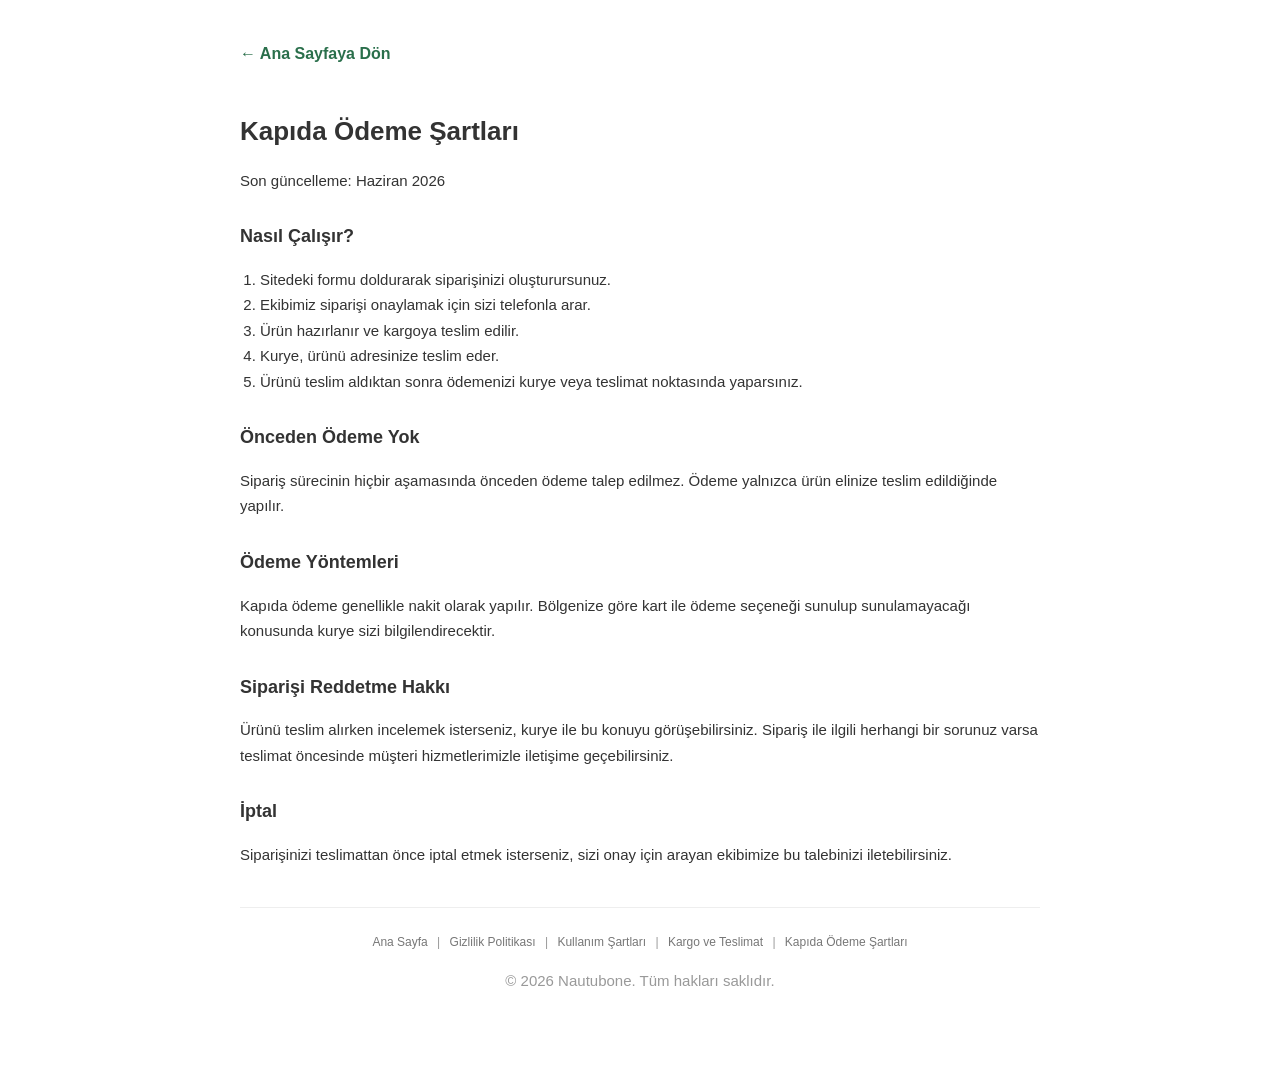
<file: cod-terms.html>
<!DOCTYPE html>
<html lang="tr-TR">
<head>
<meta charset="UTF-8">
<meta name="viewport" content="width=device-width, initial-scale=1.0">
<meta name="robots" content="noindex">
<title>Kapıda Ödeme Şartları | Nautubone</title>
<style>
  body { font-family: Arial, sans-serif; background:#fff; color:#333; line-height:1.7; margin:0; padding:0; }
  .container { max-width: 800px; margin: 0 auto; padding: 40px 20px; }
  .back-link { display:inline-block; margin-bottom: 24px; color:#2a6f4b; text-decoration:none; font-weight:bold; }
  h1 { font-size: 26px; margin-bottom: 8px; }
  h2 { font-size: 18px; margin-top: 28px; }
  p { font-size: 15px; }
  ol { font-size: 15px; padding-left: 20px; }
  footer { text-align:center; font-size:12px; color:#999; padding: 24px 0; margin-top: 40px; border-top:1px solid #eee; }
  footer a { color:#777; margin: 0 6px; text-decoration:none; }
</style>
</head>
<body>
  <div class="container">
    <a class="back-link" href="index.html">&larr; Ana Sayfaya Dön</a>
    <h1>Kapıda Ödeme Şartları</h1>
    <p>Son güncelleme: Haziran 2026</p>

    <h2>Nasıl Çalışır?</h2>
    <ol>
      <li>Sitedeki formu doldurarak siparişinizi oluşturursunuz.</li>
      <li>Ekibimiz siparişi onaylamak için sizi telefonla arar.</li>
      <li>Ürün hazırlanır ve kargoya teslim edilir.</li>
      <li>Kurye, ürünü adresinize teslim eder.</li>
      <li>Ürünü teslim aldıktan sonra ödemenizi kurye veya teslimat noktasında yaparsınız.</li>
    </ol>

    <h2>Önceden Ödeme Yok</h2>
    <p>Sipariş sürecinin hiçbir aşamasında önceden ödeme talep edilmez. Ödeme yalnızca ürün elinize teslim edildiğinde yapılır.</p>

    <h2>Ödeme Yöntemleri</h2>
    <p>Kapıda ödeme genellikle nakit olarak yapılır. Bölgenize göre kart ile ödeme seçeneği sunulup sunulamayacağı konusunda kurye sizi bilgilendirecektir.</p>

    <h2>Siparişi Reddetme Hakkı</h2>
    <p>Ürünü teslim alırken incelemek isterseniz, kurye ile bu konuyu görüşebilirsiniz. Sipariş ile ilgili herhangi bir sorunuz varsa teslimat öncesinde müşteri hizmetlerimizle iletişime geçebilirsiniz.</p>

    <h2>İptal</h2>
    <p>Siparişinizi teslimattan önce iptal etmek isterseniz, sizi onay için arayan ekibimize bu talebinizi iletebilirsiniz.</p>

    <footer>
      <div>
        <a href="index.html">Ana Sayfa</a> |
        <a href="privacy.html">Gizlilik Politikası</a> |
        <a href="terms.html">Kullanım Şartları</a> |
        <a href="shipping.html">Kargo ve Teslimat</a> |
        <a href="cod-terms.html">Kapıda Ödeme Şartları</a>
      </div>
      <p>© 2026 Nautubone. Tüm hakları saklıdır.</p>
    </footer>
  </div>
</body>
</html>
</file>
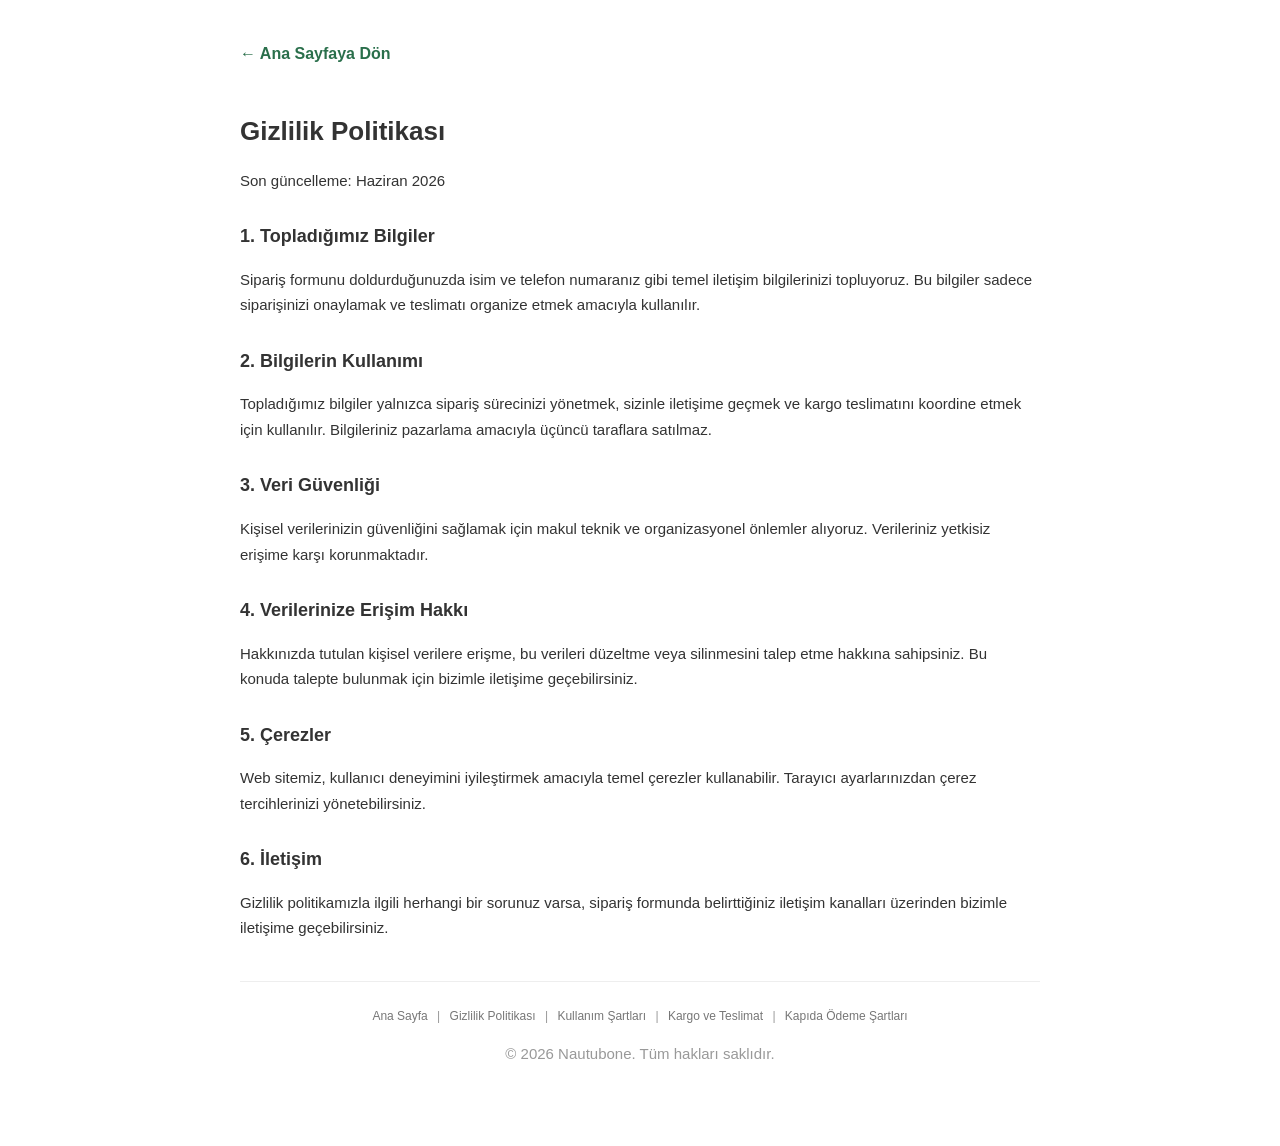
<file: privacy.html>
<!DOCTYPE html>
<html lang="tr-TR">
<head>
<meta charset="UTF-8">
<meta name="viewport" content="width=device-width, initial-scale=1.0">
<meta name="robots" content="noindex">
<title>Gizlilik Politikası | Nautubone</title>
<style>
  body { font-family: Arial, sans-serif; background:#fff; color:#333; line-height:1.7; margin:0; padding:0; }
  .container { max-width: 800px; margin: 0 auto; padding: 40px 20px; }
  .back-link { display:inline-block; margin-bottom: 24px; color:#2a6f4b; text-decoration:none; font-weight:bold; }
  h1 { font-size: 26px; margin-bottom: 8px; }
  h2 { font-size: 18px; margin-top: 28px; }
  p { font-size: 15px; }
  footer { text-align:center; font-size:12px; color:#999; padding: 24px 0; margin-top: 40px; border-top:1px solid #eee; }
  footer a { color:#777; margin: 0 6px; text-decoration:none; }
</style>
</head>
<body>
  <div class="container">
    <a class="back-link" href="index.html">&larr; Ana Sayfaya Dön</a>
    <h1>Gizlilik Politikası</h1>
    <p>Son güncelleme: Haziran 2026</p>

    <h2>1. Topladığımız Bilgiler</h2>
    <p>Sipariş formunu doldurduğunuzda isim ve telefon numaranız gibi temel iletişim bilgilerinizi topluyoruz. Bu bilgiler sadece siparişinizi onaylamak ve teslimatı organize etmek amacıyla kullanılır.</p>

    <h2>2. Bilgilerin Kullanımı</h2>
    <p>Topladığımız bilgiler yalnızca sipariş sürecinizi yönetmek, sizinle iletişime geçmek ve kargo teslimatını koordine etmek için kullanılır. Bilgileriniz pazarlama amacıyla üçüncü taraflara satılmaz.</p>

    <h2>3. Veri Güvenliği</h2>
    <p>Kişisel verilerinizin güvenliğini sağlamak için makul teknik ve organizasyonel önlemler alıyoruz. Verileriniz yetkisiz erişime karşı korunmaktadır.</p>

    <h2>4. Verilerinize Erişim Hakkı</h2>
    <p>Hakkınızda tutulan kişisel verilere erişme, bu verileri düzeltme veya silinmesini talep etme hakkına sahipsiniz. Bu konuda talepte bulunmak için bizimle iletişime geçebilirsiniz.</p>

    <h2>5. Çerezler</h2>
    <p>Web sitemiz, kullanıcı deneyimini iyileştirmek amacıyla temel çerezler kullanabilir. Tarayıcı ayarlarınızdan çerez tercihlerinizi yönetebilirsiniz.</p>

    <h2>6. İletişim</h2>
    <p>Gizlilik politikamızla ilgili herhangi bir sorunuz varsa, sipariş formunda belirttiğiniz iletişim kanalları üzerinden bizimle iletişime geçebilirsiniz.</p>

    <footer>
      <div>
        <a href="index.html">Ana Sayfa</a> |
        <a href="privacy.html">Gizlilik Politikası</a> |
        <a href="terms.html">Kullanım Şartları</a> |
        <a href="shipping.html">Kargo ve Teslimat</a> |
        <a href="cod-terms.html">Kapıda Ödeme Şartları</a>
      </div>
      <p>© 2026 Nautubone. Tüm hakları saklıdır.</p>
    </footer>
  </div>
</body>
</html>
</file>
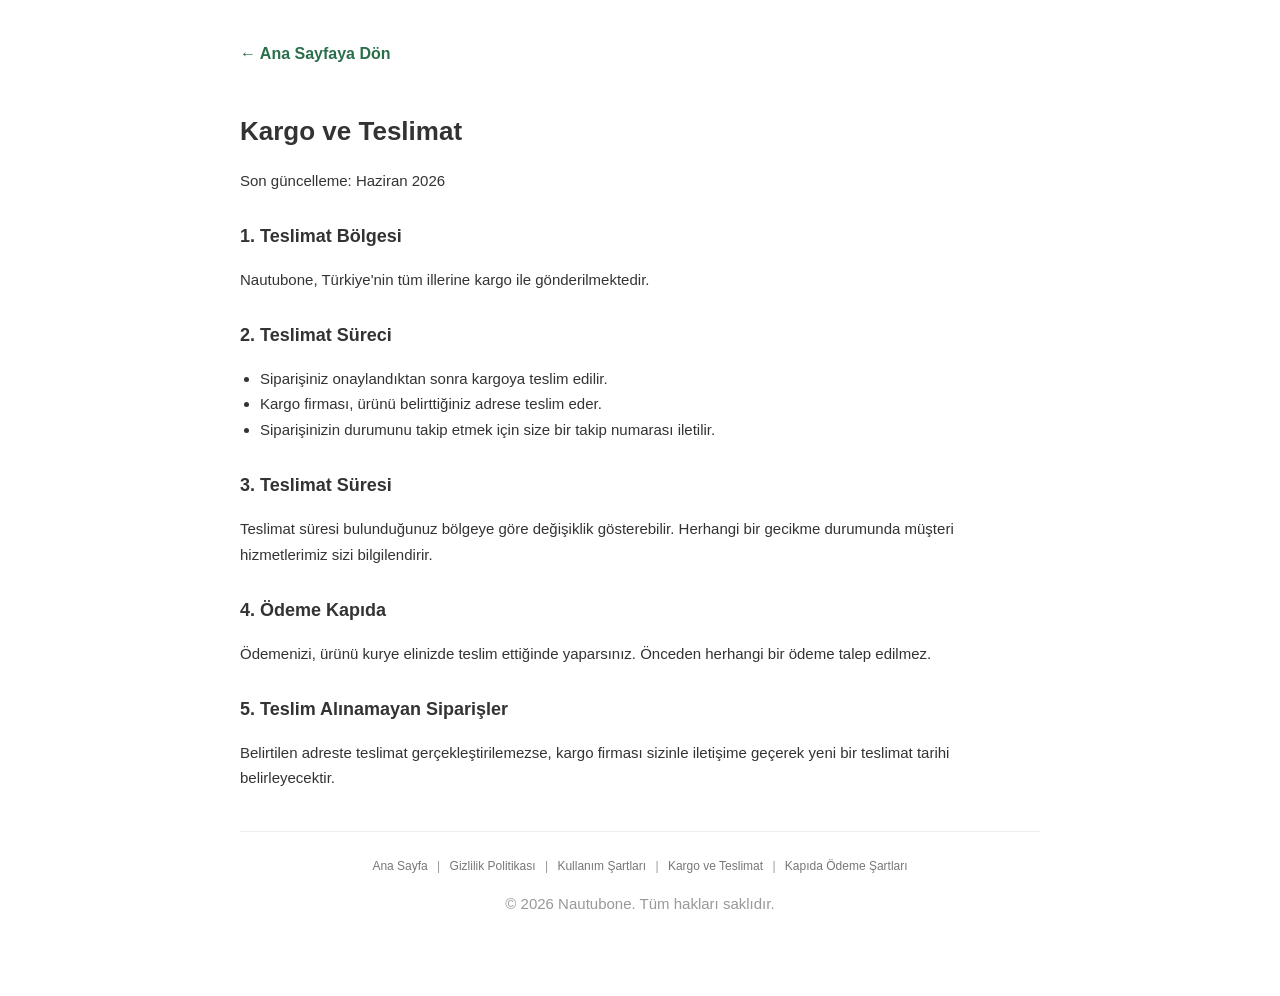
<file: shipping.html>
<!DOCTYPE html>
<html lang="tr-TR">
<head>
<meta charset="UTF-8">
<meta name="viewport" content="width=device-width, initial-scale=1.0">
<meta name="robots" content="noindex">
<title>Kargo ve Teslimat | Nautubone</title>
<style>
  body { font-family: Arial, sans-serif; background:#fff; color:#333; line-height:1.7; margin:0; padding:0; }
  .container { max-width: 800px; margin: 0 auto; padding: 40px 20px; }
  .back-link { display:inline-block; margin-bottom: 24px; color:#2a6f4b; text-decoration:none; font-weight:bold; }
  h1 { font-size: 26px; margin-bottom: 8px; }
  h2 { font-size: 18px; margin-top: 28px; }
  p { font-size: 15px; }
  ul { font-size: 15px; padding-left: 20px; }
  footer { text-align:center; font-size:12px; color:#999; padding: 24px 0; margin-top: 40px; border-top:1px solid #eee; }
  footer a { color:#777; margin: 0 6px; text-decoration:none; }
</style>
</head>
<body>
  <div class="container">
    <a class="back-link" href="index.html">&larr; Ana Sayfaya Dön</a>
    <h1>Kargo ve Teslimat</h1>
    <p>Son güncelleme: Haziran 2026</p>

    <h2>1. Teslimat Bölgesi</h2>
    <p>Nautubone, Türkiye'nin tüm illerine kargo ile gönderilmektedir.</p>

    <h2>2. Teslimat Süreci</h2>
    <ul>
      <li>Siparişiniz onaylandıktan sonra kargoya teslim edilir.</li>
      <li>Kargo firması, ürünü belirttiğiniz adrese teslim eder.</li>
      <li>Siparişinizin durumunu takip etmek için size bir takip numarası iletilir.</li>
    </ul>

    <h2>3. Teslimat Süresi</h2>
    <p>Teslimat süresi bulunduğunuz bölgeye göre değişiklik gösterebilir. Herhangi bir gecikme durumunda müşteri hizmetlerimiz sizi bilgilendirir.</p>

    <h2>4. Ödeme Kapıda</h2>
    <p>Ödemenizi, ürünü kurye elinizde teslim ettiğinde yaparsınız. Önceden herhangi bir ödeme talep edilmez.</p>

    <h2>5. Teslim Alınamayan Siparişler</h2>
    <p>Belirtilen adreste teslimat gerçekleştirilemezse, kargo firması sizinle iletişime geçerek yeni bir teslimat tarihi belirleyecektir.</p>

    <footer>
      <div>
        <a href="index.html">Ana Sayfa</a> |
        <a href="privacy.html">Gizlilik Politikası</a> |
        <a href="terms.html">Kullanım Şartları</a> |
        <a href="shipping.html">Kargo ve Teslimat</a> |
        <a href="cod-terms.html">Kapıda Ödeme Şartları</a>
      </div>
      <p>© 2026 Nautubone. Tüm hakları saklıdır.</p>
    </footer>
  </div>
</body>
</html>
</file>
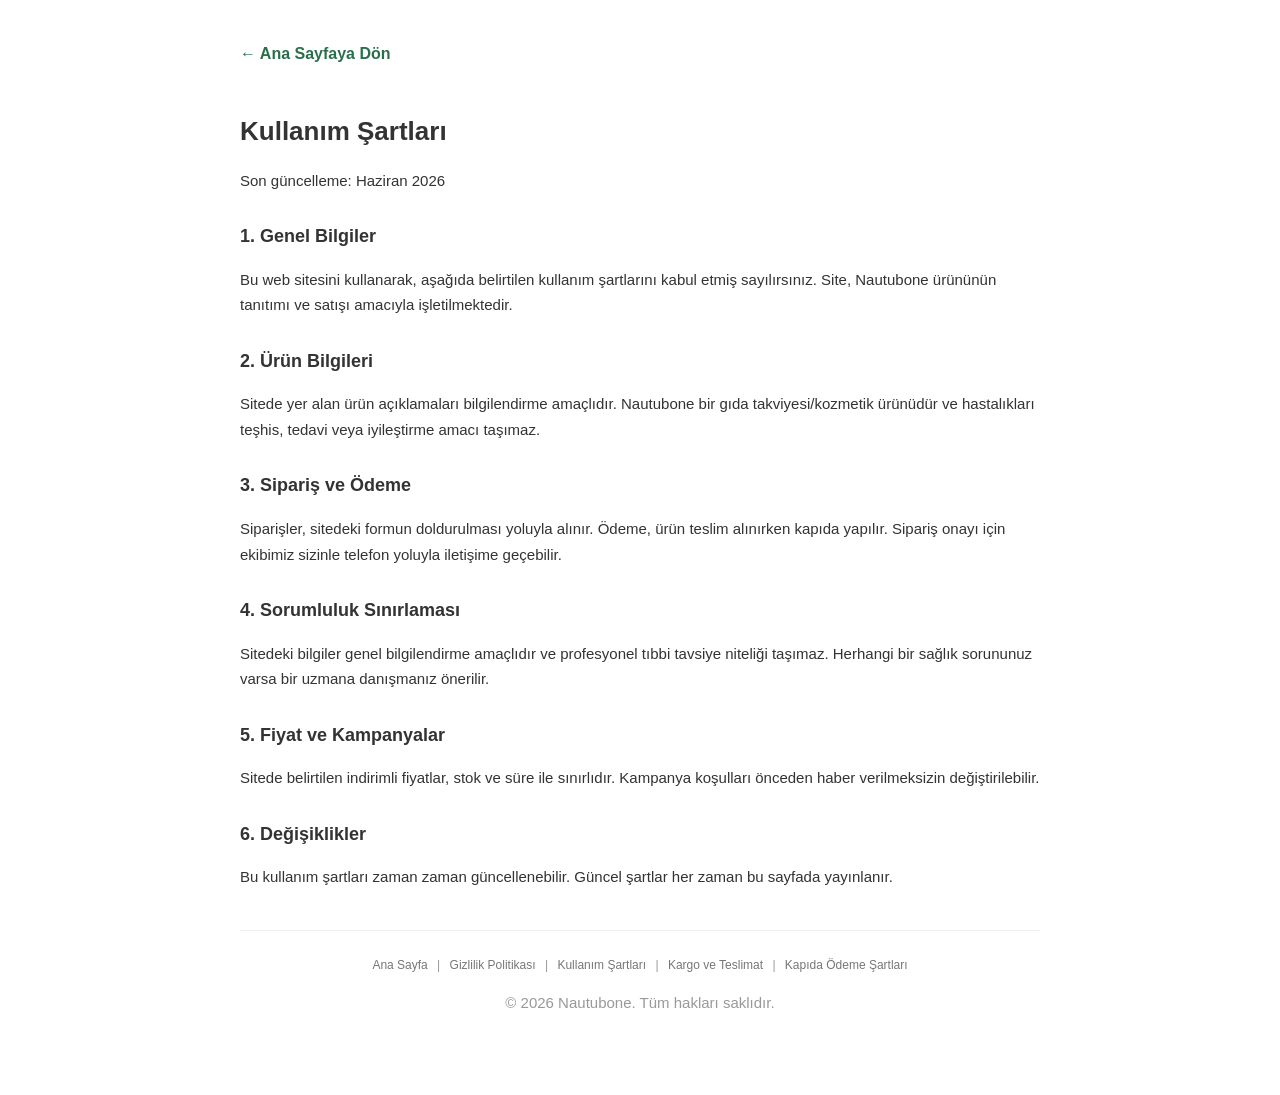
<file: terms.html>
<!DOCTYPE html>
<html lang="tr-TR">
<head>
<meta charset="UTF-8">
<meta name="viewport" content="width=device-width, initial-scale=1.0">
<meta name="robots" content="noindex">
<title>Kullanım Şartları | Nautubone</title>
<style>
  body { font-family: Arial, sans-serif; background:#fff; color:#333; line-height:1.7; margin:0; padding:0; }
  .container { max-width: 800px; margin: 0 auto; padding: 40px 20px; }
  .back-link { display:inline-block; margin-bottom: 24px; color:#2a6f4b; text-decoration:none; font-weight:bold; }
  h1 { font-size: 26px; margin-bottom: 8px; }
  h2 { font-size: 18px; margin-top: 28px; }
  p { font-size: 15px; }
  footer { text-align:center; font-size:12px; color:#999; padding: 24px 0; margin-top: 40px; border-top:1px solid #eee; }
  footer a { color:#777; margin: 0 6px; text-decoration:none; }
</style>
</head>
<body>
  <div class="container">
    <a class="back-link" href="index.html">&larr; Ana Sayfaya Dön</a>
    <h1>Kullanım Şartları</h1>
    <p>Son güncelleme: Haziran 2026</p>

    <h2>1. Genel Bilgiler</h2>
    <p>Bu web sitesini kullanarak, aşağıda belirtilen kullanım şartlarını kabul etmiş sayılırsınız. Site, Nautubone ürününün tanıtımı ve satışı amacıyla işletilmektedir.</p>

    <h2>2. Ürün Bilgileri</h2>
    <p>Sitede yer alan ürün açıklamaları bilgilendirme amaçlıdır. Nautubone bir gıda takviyesi/kozmetik ürünüdür ve hastalıkları teşhis, tedavi veya iyileştirme amacı taşımaz.</p>

    <h2>3. Sipariş ve Ödeme</h2>
    <p>Siparişler, sitedeki formun doldurulması yoluyla alınır. Ödeme, ürün teslim alınırken kapıda yapılır. Sipariş onayı için ekibimiz sizinle telefon yoluyla iletişime geçebilir.</p>

    <h2>4. Sorumluluk Sınırlaması</h2>
    <p>Sitedeki bilgiler genel bilgilendirme amaçlıdır ve profesyonel tıbbi tavsiye niteliği taşımaz. Herhangi bir sağlık sorununuz varsa bir uzmana danışmanız önerilir.</p>

    <h2>5. Fiyat ve Kampanyalar</h2>
    <p>Sitede belirtilen indirimli fiyatlar, stok ve süre ile sınırlıdır. Kampanya koşulları önceden haber verilmeksizin değiştirilebilir.</p>

    <h2>6. Değişiklikler</h2>
    <p>Bu kullanım şartları zaman zaman güncellenebilir. Güncel şartlar her zaman bu sayfada yayınlanır.</p>

    <footer>
      <div>
        <a href="index.html">Ana Sayfa</a> |
        <a href="privacy.html">Gizlilik Politikası</a> |
        <a href="terms.html">Kullanım Şartları</a> |
        <a href="shipping.html">Kargo ve Teslimat</a> |
        <a href="cod-terms.html">Kapıda Ödeme Şartları</a>
      </div>
      <p>© 2026 Nautubone. Tüm hakları saklıdır.</p>
    </footer>
  </div>
</body>
</html>
</file>
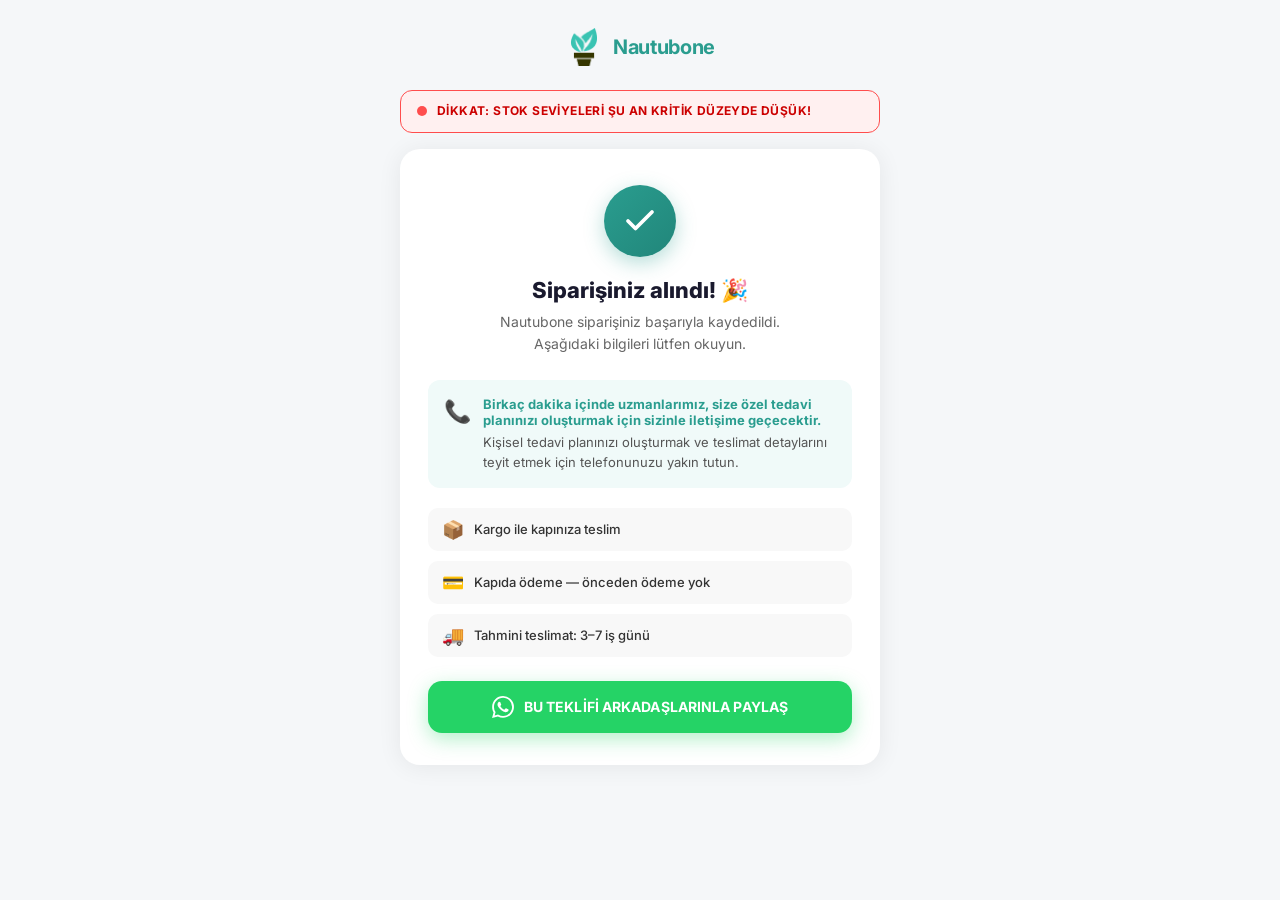
<file: thankyou.html>
<!DOCTYPE html>
<html lang="tr-TR">
<head>
  <meta charset="UTF-8">
  <meta name="viewport" content="width=device-width, initial-scale=1.0">
  <title>Teşekkürler — Siparişiniz Alındı</title>
  <link rel="shortcut icon" href="img/logo.png" type="image/png">
  <link href="https://fonts.googleapis.com/css2?family=Inter:wght@400;500;600;700;800&display=swap" rel="stylesheet">
  <style>
    *, *::before, *::after { margin: 0; padding: 0; box-sizing: border-box; }

    body {
      font-family: 'Inter', sans-serif;
      background: #f5f7f9;
      color: #1a1a2e;
      min-height: 100vh;
      display: flex;
      flex-direction: column;
      align-items: center;
      padding: 28px 16px 48px;
    }

    /* ── LOGO ── */
    .logo {
      display: flex;
      align-items: center;
      gap: 10px;
      margin-bottom: 24px;
    }
    .logo img { width: 38px; height: 38px; object-fit: contain; }
    .logo span { font-size: 20px; font-weight: 700; color: #2a9d8f; letter-spacing: -0.3px; }

    /* ── STOCK BANNER ── */
    .stock-banner {
      width: 100%;
      max-width: 480px;
      background: #fff0f0;
      border: 1.5px solid #ff4d4d;
      border-radius: 12px;
      padding: 12px 16px;
      display: flex;
      align-items: center;
      gap: 10px;
      margin-bottom: 16px;
    }
    .stock-banner__dot {
      width: 10px; height: 10px;
      background: #ff4d4d;
      border-radius: 50%;
      flex-shrink: 0;
      animation: blink 1.2s ease-in-out infinite;
    }
    @keyframes blink { 0%,100%{opacity:1} 50%{opacity:0.2} }
    .stock-banner p {
      font-size: 12px;
      font-weight: 700;
      color: #cc0000;
      text-transform: uppercase;
      letter-spacing: 0.4px;
      line-height: 1.4;
    }

    /* ── MAIN CARD ── */
    .card {
      width: 100%;
      max-width: 480px;
      background: #ffffff;
      border-radius: 20px;
      box-shadow: 0 2px 24px rgba(0,0,0,0.07);
      padding: 36px 28px 32px;
      text-align: center;
      margin-bottom: 16px;
    }

    .check-wrap {
      width: 72px; height: 72px;
      background: linear-gradient(135deg, #2a9d8f, #21867a);
      border-radius: 50%;
      display: flex;
      align-items: center;
      justify-content: center;
      margin: 0 auto 20px;
      box-shadow: 0 6px 20px rgba(42,157,143,0.35);
      animation: popIn .5s cubic-bezier(.175,.885,.32,1.275) both;
    }
    @keyframes popIn { from{transform:scale(0);opacity:0} to{transform:scale(1);opacity:1} }
    .check-wrap svg { width: 36px; height: 36px; stroke: #fff; fill: none; stroke-width: 2.5; stroke-linecap: round; stroke-linejoin: round; }

    .card h1 { font-size: 22px; font-weight: 800; margin-bottom: 8px; color: #1a1a2e; }
    .card .sub { font-size: 14px; color: #666; line-height: 1.6; margin-bottom: 24px; }

    /* ── CALL INFO ── */
    .call-info {
      background: #f0faf9;
      border-radius: 12px;
      padding: 16px;
      display: flex;
      align-items: flex-start;
      gap: 12px;
      text-align: left;
      margin-bottom: 20px;
    }
    .call-info__icon { font-size: 22px; flex-shrink: 0; margin-top: 2px; }
    .call-info__text strong {
      display: block;
      font-size: 13px;
      font-weight: 700;
      color: #2a9d8f;
      margin-bottom: 4px;
    }
    .call-info__text p { font-size: 13px; color: #555; line-height: 1.55; }

    /* ── DELIVERY INFO ── */
    .delivery { display: flex; flex-direction: column; gap: 10px; margin-bottom: 24px; }
    .delivery-item {
      display: flex;
      align-items: center;
      gap: 10px;
      background: #f8f8f8;
      border-radius: 10px;
      padding: 11px 14px;
      text-align: left;
    }
    .delivery-item span:first-child { font-size: 18px; flex-shrink: 0; }
    .delivery-item span:last-child { font-size: 13px; font-weight: 500; color: #333; }

    /* ── WHATSAPP BUTTON ── */
    .wa-btn {
      display: flex;
      align-items: center;
      justify-content: center;
      gap: 10px;
      width: 100%;
      padding: 15px;
      background: #25d366;
      color: #fff;
      border: none;
      border-radius: 14px;
      font-size: 14px;
      font-weight: 700;
      cursor: pointer;
      text-decoration: none;
      transition: background .25s, transform .2s, box-shadow .2s;
      box-shadow: 0 6px 20px rgba(37,211,102,0.35);
      letter-spacing: 0.1px;
      text-transform: uppercase;
    }
    .wa-btn:hover { background: #1da851; transform: translateY(-2px); box-shadow: 0 10px 28px rgba(37,211,102,0.45); }
    .wa-btn svg { width: 22px; height: 22px; fill: #fff; flex-shrink: 0; }
  </style>
  <script type="text/javascript">
    (function(c,l,a,r,i,t,y){
        c[a]=c[a]||function(){(c[a].q=c[a].q||[]).push(arguments)};
        t=l.createElement(r);t.async=1;t.src="https://www.clarity.ms/tag/"+i;
        y=l.getElementsByTagName(r)[0];y.parentNode.insertBefore(t,y);
    })(window, document, "clarity", "script", "x9n5xmqgga");
</script>
</head>
<body>

  <div class="logo">
    <img src="img/logo.png" alt="Nautubone">
    <span>Nautubone</span>
  </div>

  <!-- STOK UYARISI (STOCK WARNING) -->
  <div class="stock-banner">
    <div class="stock-banner__dot"></div>
    <p>DİKKAT: Stok seviyeleri şu an kritik düzeyde düşük!</p>
  </div>

  <!-- MAIN CARD -->
  <div class="card">
    <div class="check-wrap">
      <svg viewBox="0 0 24 24"><polyline points="20 6 9 17 4 12"></polyline></svg>
    </div>

    <h1>Siparişiniz alındı! 🎉</h1>
    <p class="sub">Nautubone siparişiniz başarıyla kaydedildi.<br>Aşağıdaki bilgileri lütfen okuyun.</p>

    <!-- UZMAN ARAYACAK (SPECIALIST CALL NOTICE) -->
    <div class="call-info">
      <div class="call-info__icon">📞</div>
      <div class="call-info__text">
        <strong>Birkaç dakika içinde uzmanlarımız, size özel tedavi planınızı oluşturmak için sizinle iletişime geçecektir.</strong>
        <p>Kişisel tedavi planınızı oluşturmak ve teslimat detaylarını teyit etmek için telefonunuzu yakın tutun.</p>
      </div>
    </div>

    <!-- TESLIMAT (DELIVERY DETAILS) -->
    <div class="delivery">
      <div class="delivery-item">
        <span>📦</span>
        <span>Kargo ile kapınıza teslim</span>
      </div>
      <div class="delivery-item">
        <span>💳</span>
        <span>Kapıda ödeme — önceden ödeme yok</span>
      </div>
      <div class="delivery-item">
        <span>🚚</span>
        <span>Tahmini teslimat: 3–7 iş günü</span>
      </div>
    </div>

    <!-- WHATSAPP SHARE BUTTON -->
    <a id="wa-btn" href="#" target="_blank" class="wa-btn">
      <svg viewBox="0 0 24 24" xmlns="http://www.w3.org/2000/svg">
        <path d="M17.472 14.382c-.297-.149-1.758-.867-2.03-.967-.273-.099-.471-.148-.67.15-.197.297-.767.966-.94 1.164-.173.199-.347.223-.644.075-.297-.15-1.255-.463-2.39-1.475-.883-.788-1.48-1.761-1.653-2.059-.173-.297-.018-.458.13-.606.134-.133.298-.347.446-.52.149-.174.198-.298.298-.497.099-.198.05-.371-.025-.52-.075-.149-.669-1.612-.916-2.207-.242-.579-.487-.5-.669-.51-.173-.008-.371-.01-.57-.01-.198 0-.52.074-.792.372-.272.297-1.04 1.016-1.04 2.479 0 1.462 1.065 2.875 1.213 3.074.149.198 2.096 3.2 5.077 4.487.709.306 1.262.489 1.694.625.712.227 1.36.195 1.871.118.571-.085 1.758-.719 2.006-1.413.248-.694.248-1.289.173-1.413-.074-.124-.272-.198-.57-.347m-5.421 7.403h-.004a9.87 9.87 0 01-5.031-1.378l-.361-.214-3.741.982.998-3.648-.235-.374a9.86 9.86 0 01-1.51-5.26c.001-5.45 4.436-9.884 9.888-9.884 2.64 0 5.122 1.03 6.988 2.898a9.825 9.825 0 012.893 6.994c-.003 5.45-4.437 9.884-9.885 9.884m8.413-18.297A11.815 11.815 0 0012.05 0C5.495 0 .16 5.335.157 11.892c0 2.096.547 4.142 1.588 5.945L.057 24l6.305-1.654a11.882 11.882 0 005.683 1.448h.005c6.554 0 11.89-5.335 11.893-11.893a11.821 11.821 0 00-3.48-8.413z"/>
      </svg>
      Bu teklifi arkadaşlarınla paylaş
    </a>
  </div>

  <script>
    // Dynamically resolve self-domain redirect path to the root go.html
    var offerLink = window.location.protocol + '//' + window.location.host + '/go.html';

    // Use clean text-only message to prevent character encoding/corruption issues
    var msg =
      'Merhaba!\n\n' +
      'Sana harika bir şey söylemem lazım — Nautubone eklem ve kas balsamını keşfettim ve gerçekten işe yarıyor!\n\n' +
      'Sadece arkadaşlarıma özel olarak *%50 indirimle* sipariş verebilirsin!\n\n' +
      '- Eve kapıya teslim\n' +
      '- Kapıda nakit ödeme\n' +
      '- %100 doğal içerik\n\n' +
      'Stoklar çok hızlı tükeniyor, kaçırma!\n\n' +
      'İndirimi almak için buraya tıkla:\n' +
      offerLink;

    document.getElementById('wa-btn').href =
      'https://wa.me/?text=' + encodeURIComponent(msg);
  </script>

</body>
</html>
</file>
